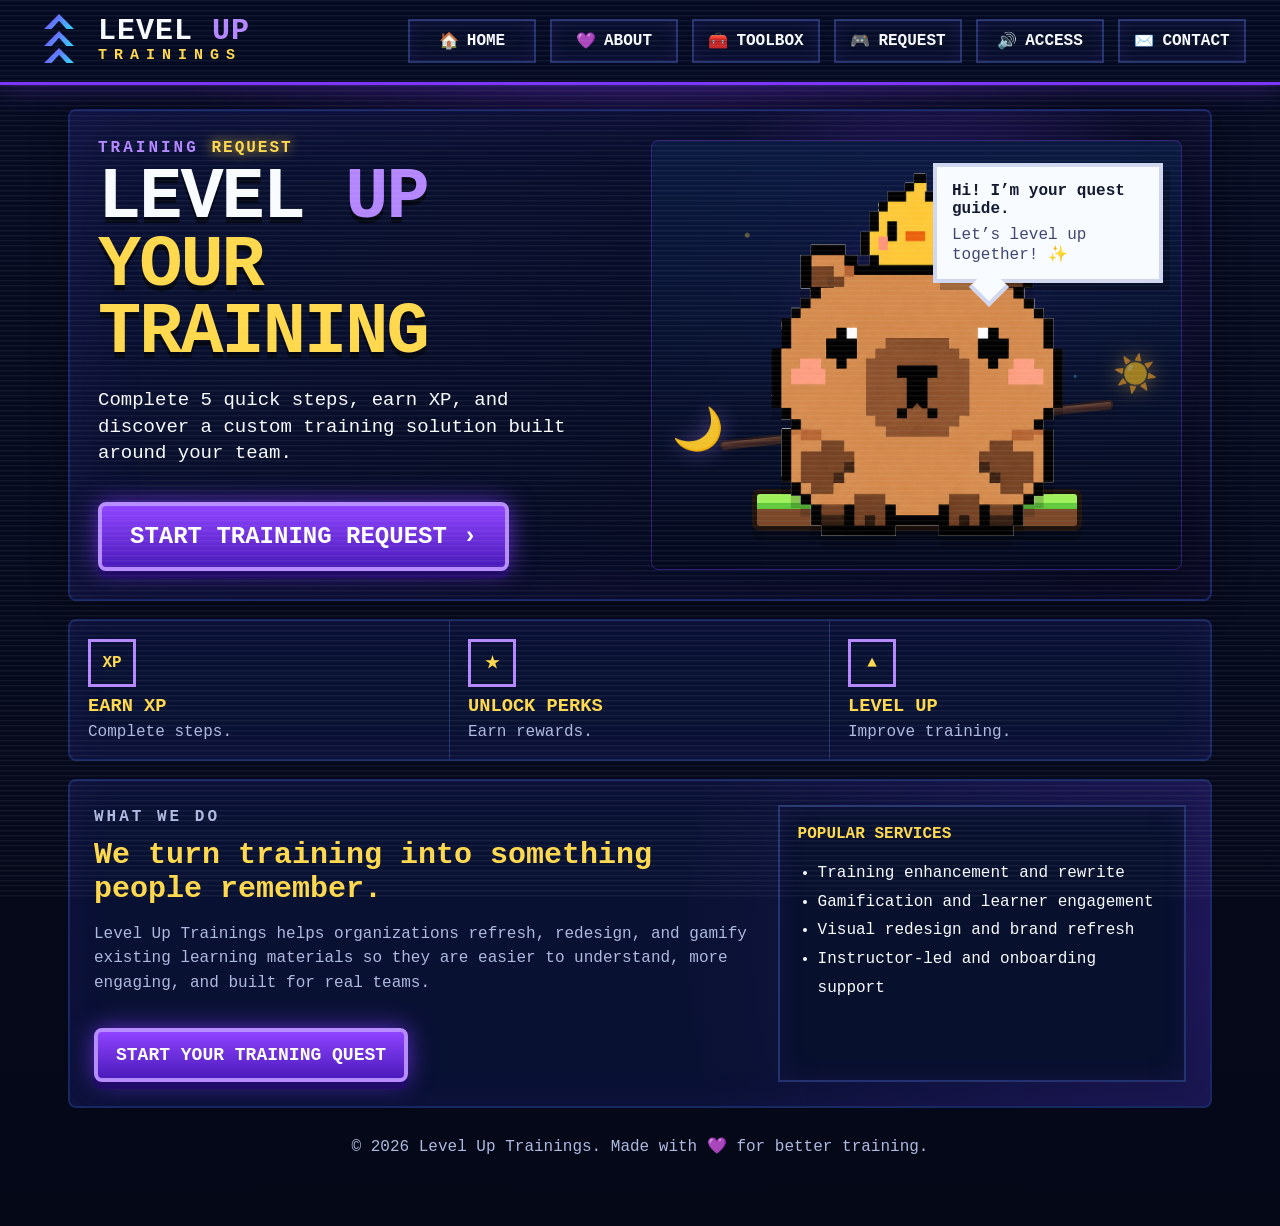
<file: index.html>
<!DOCTYPE html>
<html lang="en">
<head>
  <meta charset="UTF-8" />
  <meta name="viewport" content="width=device-width, initial-scale=1.0" />
  <title>Level Up Trainings</title>
  <link rel="manifest" href="manifest.webmanifest" />
  <meta name="theme-color" content="#7e35ff" />
  <link rel="apple-touch-icon" href="icon-192.png" />
  <link rel="stylesheet" href="styles.css" />
</head>
<body>
  <div id="confetti"></div>
  <div class="scanlines"></div>

  <header class="topbar">
    <div class="brand">
      <div class="level-mark"><span></span><span></span><span></span></div>
      <div>
        <h1>LEVEL <b>UP</b></h1>
        <p>TRAININGS</p>
      </div>
    </div>
    <nav>
      <a href="index.html">🏠 <span>Home</span></a>
      <a href="#aboutPopup" class="popup-trigger" data-popup="aboutPopup">💜 <span>About</span></a>
      <a href="#toolboxPopup" class="popup-trigger" data-popup="toolboxPopup">🧰 <span>Toolbox</span></a>
      <a href="quest.html">🎮 <span>reQUEST</span></a>
      <a href="accessibility.html">🔊 <span>Access</span></a>
      <a href="contact.html">✉️ <span>Contact</span></a>
    </nav>
  </header>

  
  <div id="aboutPopup" class="hover-popup" role="dialog" aria-label="About Level Up Trainings">
    <button class="popup-close" type="button" aria-label="Close popup">×</button>
    <p class="mini">About Level Up Trainings</p>
    <h3>Training should feel clear, useful, and human.</h3>
    <p>I help organizations redesign, modernize, and gamify existing training so learning feels more engaging, inclusive, and easier to remember.</p>
    <a href="about.html">Read more →</a>
  </div>

  <div id="toolboxPopup" class="hover-popup" role="dialog" aria-label="Gamification Toolbox">
    <button class="popup-close" type="button" aria-label="Close popup">×</button>
    <p class="mini">Gamification Toolbox</p>
    <h3>Build training that sticks.</h3>
    <ul>
      <li>XP systems and rewards</li>
      <li>Scenario-based activities</li>
      <li>PowerPoint and SOP redesign</li>
      <li>Accessible learning support</li>
    </ul>
    <a href="services.html">Explore services →</a>
  </div>


  <main>
<section class="hero">
      <div class="hero-copy">
        <p class="mini request-title">Training <span>reQUEST</span></p>
        <h2>LEVEL <span>UP</span><br><em>YOUR TRAINING</em></h2>
        <p class="intro">Complete 5 quick steps, earn XP, and discover a custom training solution built around your team.</p>
        <a class="pixel-button" href="quest.html">START TRAINING reQUEST <span>›</span></a>
        <button type="button" id="installAppBtn" class="install-app-btn">⬇ INSTALL APP</button>
      </div>

      <div class="mascot-stage clean-scene">
        <div class="sky"></div>
        <div class="mascot-glow"></div>
        <div class="scene-toggle-card" aria-label="Day and night mode toggle">
          <p class="scene-title">Choose your mode</p>
          <div class="celestial-toggle">
            <button type="button" id="moonModeBtn" class="celestial moon" aria-label="Switch to night mode">🌙</button>
            <div class="seesaw">
              <span class="seesaw-board"></span>
              <span class="seesaw-base"></span>
            </div>
            <button type="button" id="sunModeBtn" class="celestial sun" aria-label="Switch to light mode">☀️</button>
          </div>
          <p class="mode-hint">Tap the sun or moon to switch modes.</p>
        </div>
        <img id="mascot" src="mascot.png" alt="Pixel capybara quest guide with chick">
        <div class="platform"></div>
        <div class="speech">
          <strong id="coachMessage">Hi! I’m your quest guide.</strong>
          <p id="coachSubtext">Let’s level up together! ✨</p>
        </div>
      </div>
    </section>


    <section class="feature-row">
      <div><strong>XP</strong><h3>Earn XP</h3><p>Complete steps.</p></div>
      <div><strong>★</strong><h3>Unlock Perks</h3><p>Earn rewards.</p></div>
      <div><strong>▲</strong><h3>Level Up</h3><p>Improve training.</p></div>
    </section>


    
    <section class="home-preview info-section">
      <div class="section-copy">
        <p class="mini">What We Do</p>
        <h3>We turn training into something people remember.</h3>
        <p>Level Up Trainings helps organizations refresh, redesign, and gamify existing learning materials so they are easier to understand, more engaging, and built for real teams.</p>
        <a class="pixel-button small-button" href="quest.html">Start Your Training Quest</a>
      </div>
      <div class="toolbox-card">
        <h4>Popular Services</h4>
        <ul>
          <li>Training enhancement and rewrite</li>
          <li>Gamification and learner engagement</li>
          <li>Visual redesign and brand refresh</li>
          <li>Instructor-led and onboarding support</li>
        </ul>
      </div>
    </section>

    <footer>© 2026 Level Up Trainings. Made with 💜 for better training.</footer>
  </main>

  <script src="app.js"></script>
  <script>
    if ("serviceWorker" in navigator) {
      window.addEventListener("load", () => {
        navigator.serviceWorker.register("service-worker.js");
      });
    }
  </script>
</body>
</html>
</file>
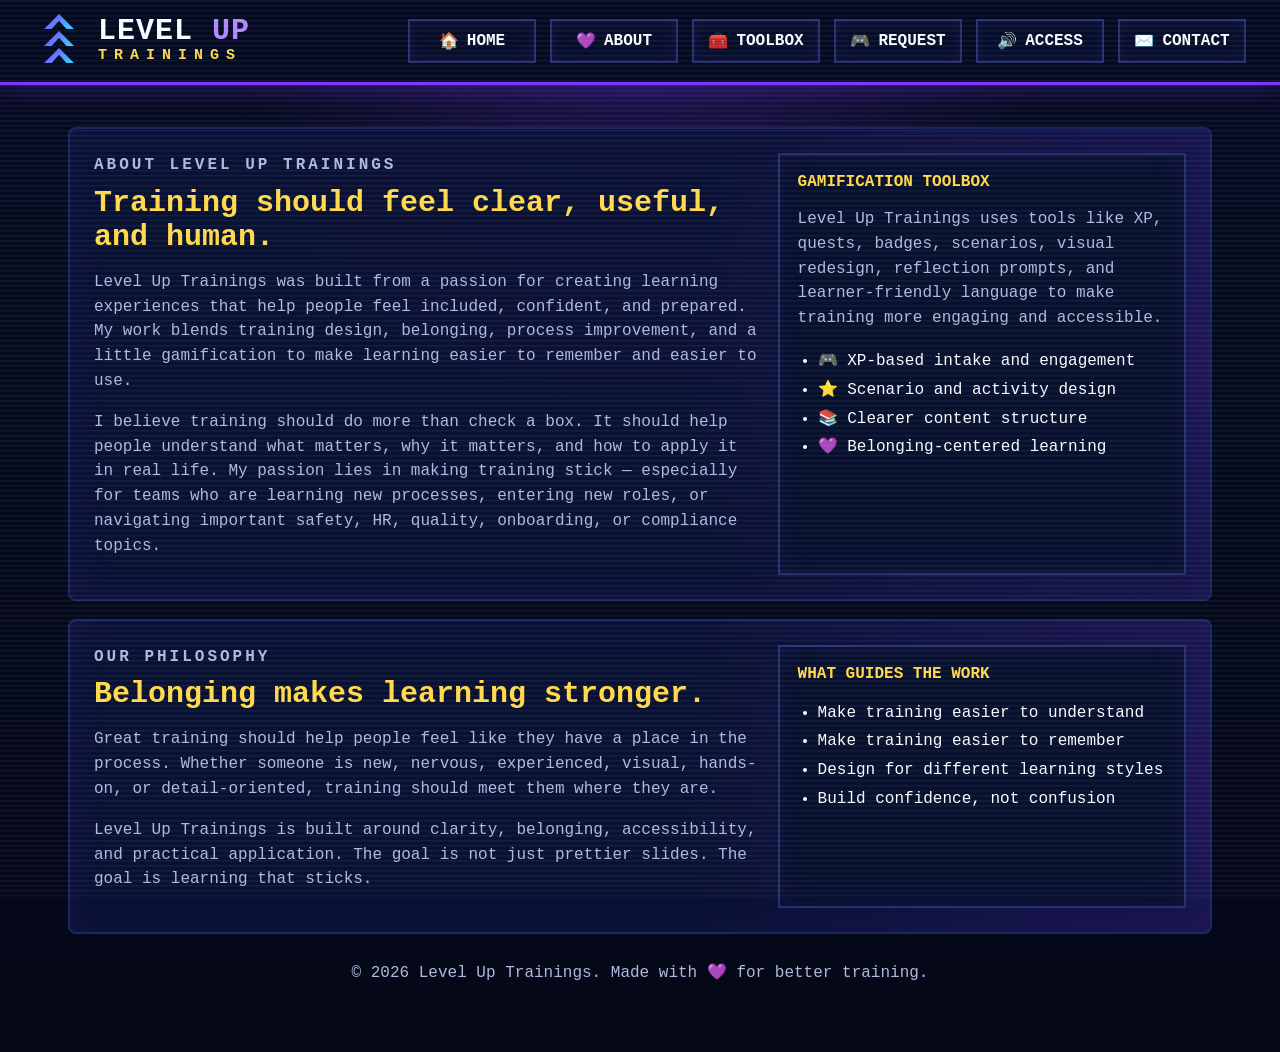
<file: about.html>
<!DOCTYPE html>
<html lang="en">
<head>
  <meta charset="UTF-8" />
  <meta name="viewport" content="width=device-width, initial-scale=1.0" />
  <title>About | Level Up Trainings</title>
  <link rel="manifest" href="manifest.webmanifest" />
  <meta name="theme-color" content="#7e35ff" />
  <link rel="apple-touch-icon" href="icon-192.png" />
  <link rel="stylesheet" href="styles.css" />
</head>
<body>
  <div id="confetti"></div>
  <div class="scanlines"></div>

  <header class="topbar">
    <div class="brand">
      <div class="level-mark"><span></span><span></span><span></span></div>
      <div>
        <h1>LEVEL <b>UP</b></h1>
        <p>TRAININGS</p>
      </div>
    </div>
    <nav>
      <a href="index.html">🏠 <span>Home</span></a>
      <a href="about.html">💜 <span>About</span></a>
      <a href="services.html">🧰 <span>Toolbox</span></a>
      <a href="quest.html">🎮 <span>reQUEST</span></a>
      <a href="accessibility.html">🔊 <span>Access</span></a>
      <a href="contact.html">✉️ <span>Contact</span></a>
    </nav>
  </header>

  <main>
<section id="about" class="info-section about-section">
      <div class="section-copy">
        <p class="mini">About Level Up Trainings</p>
        <h3>Training should feel clear, useful, and human.</h3>
        <p>
          Level Up Trainings was built from a passion for creating learning experiences that help people feel included, confident, and prepared. My work blends training design, belonging, process improvement, and a little gamification to make learning easier to remember and easier to use.
        </p>
        <p>
          I believe training should do more than check a box. It should help people understand what matters, why it matters, and how to apply it in real life. My passion lies in making training stick — especially for teams who are learning new processes, entering new roles, or navigating important safety, HR, quality, onboarding, or compliance topics.
        </p>
      </div>
      <div class="toolbox-card">
        <h4>Gamification Toolbox</h4>
        <p>Level Up Trainings uses tools like XP, quests, badges, scenarios, visual redesign, reflection prompts, and learner-friendly language to make training more engaging and accessible.</p>
        <ul>
          <li>🎮 XP-based intake and engagement</li>
          <li>⭐ Scenario and activity design</li>
          <li>📚 Clearer content structure</li>
          <li>💜 Belonging-centered learning</li>
        </ul>
      </div>
    </section>

    
    <section class="info-section">
      <div class="section-copy">
        <p class="mini">Our Philosophy</p>
        <h3>Belonging makes learning stronger.</h3>
        <p>Great training should help people feel like they have a place in the process. Whether someone is new, nervous, experienced, visual, hands-on, or detail-oriented, training should meet them where they are.</p>
        <p>Level Up Trainings is built around clarity, belonging, accessibility, and practical application. The goal is not just prettier slides. The goal is learning that sticks.</p>
      </div>
      <div class="toolbox-card">
        <h4>What guides the work</h4>
        <ul>
          <li>Make training easier to understand</li>
          <li>Make training easier to remember</li>
          <li>Design for different learning styles</li>
          <li>Build confidence, not confusion</li>
        </ul>
      </div>
    </section>

    <footer>© 2026 Level Up Trainings. Made with 💜 for better training.</footer>
  </main>

  <script src="app.js"></script>
  <script>
    if ("serviceWorker" in navigator) {
      window.addEventListener("load", () => {
        navigator.serviceWorker.register("service-worker.js");
      });
    }
  </script>
</body>
</html>
</file>
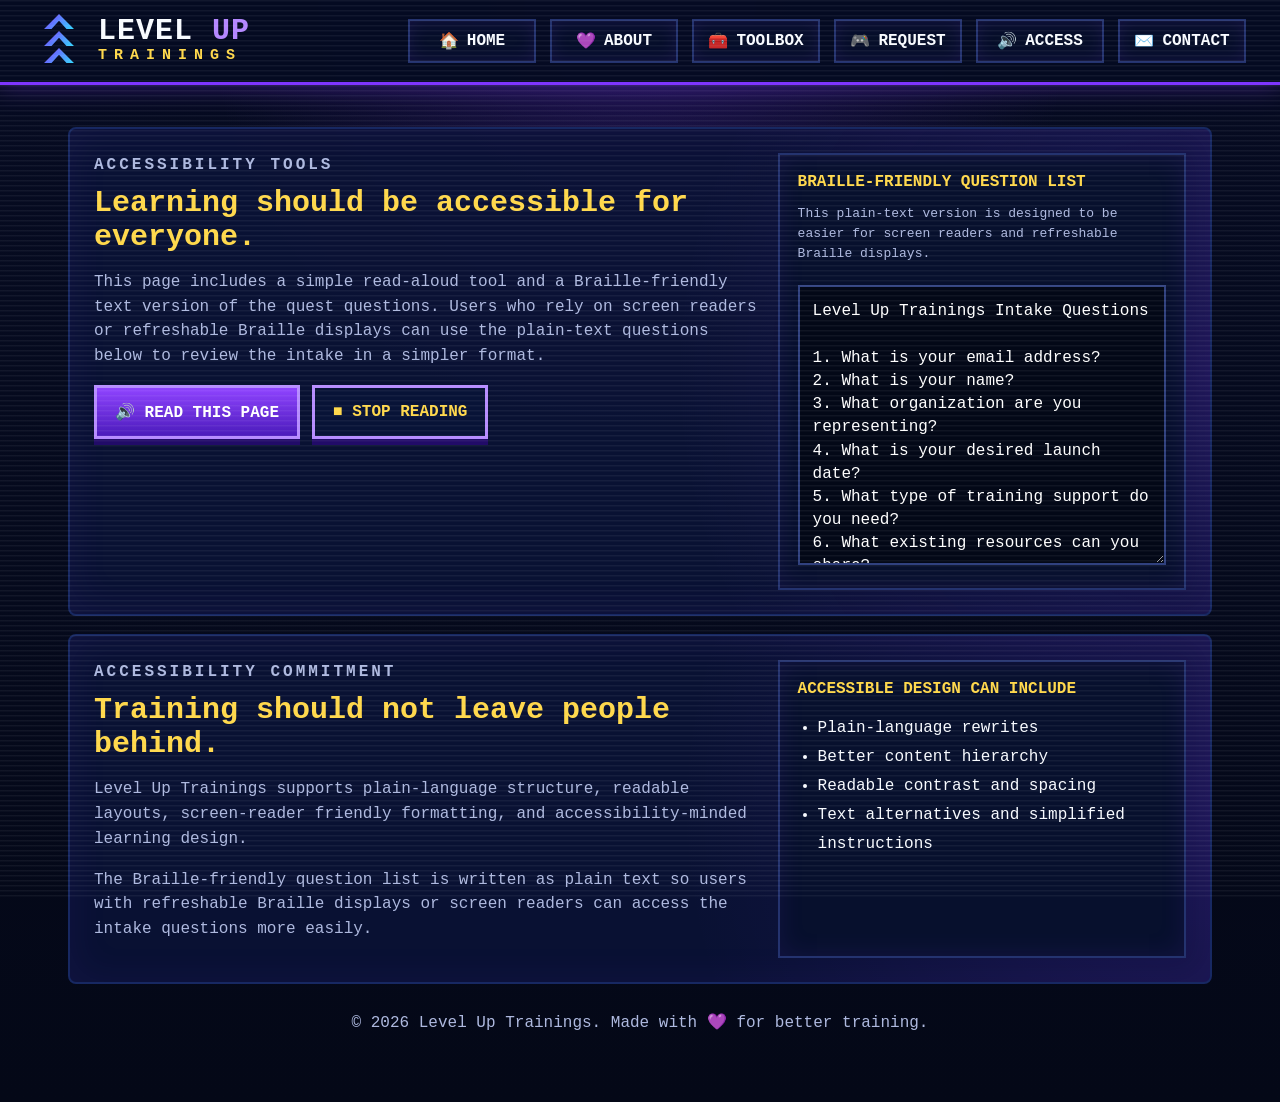
<file: accessibility.html>
<!DOCTYPE html>
<html lang="en">
<head>
  <meta charset="UTF-8" />
  <meta name="viewport" content="width=device-width, initial-scale=1.0" />
  <title>Accessibility | Level Up Trainings</title>
  <link rel="manifest" href="manifest.webmanifest" />
  <meta name="theme-color" content="#7e35ff" />
  <link rel="apple-touch-icon" href="icon-192.png" />
  <link rel="stylesheet" href="styles.css" />
</head>
<body>
  <div id="confetti"></div>
  <div class="scanlines"></div>

  <header class="topbar">
    <div class="brand">
      <div class="level-mark"><span></span><span></span><span></span></div>
      <div>
        <h1>LEVEL <b>UP</b></h1>
        <p>TRAININGS</p>
      </div>
    </div>
    <nav>
      <a href="index.html">🏠 <span>Home</span></a>
      <a href="about.html">💜 <span>About</span></a>
      <a href="services.html">🧰 <span>Toolbox</span></a>
      <a href="quest.html">🎮 <span>reQUEST</span></a>
      <a href="accessibility.html">🔊 <span>Access</span></a>
      <a href="contact.html">✉️ <span>Contact</span></a>
    </nav>
  </header>

  <main>
<section id="accessibility" class="info-section accessibility-section">
      <div class="section-copy">
        <p class="mini">Accessibility Tools</p>
        <h3>Learning should be accessible for everyone.</h3>
        <p>
          This page includes a simple read-aloud tool and a Braille-friendly text version of the quest questions. Users who rely on screen readers or refreshable Braille displays can use the plain-text questions below to review the intake in a simpler format.
        </p>
        <div class="access-actions">
          <button type="button" id="speakerBtn" class="speaker-btn">🔊 Read This Page</button>
          <button type="button" id="stopSpeakerBtn" class="speaker-btn secondary">■ Stop Reading</button>
        </div>
      </div>
      <div class="braille-card">
        <h4>Braille-Friendly Question List</h4>
        <p class="small-note">This plain-text version is designed to be easier for screen readers and refreshable Braille displays.</p>
        <textarea aria-label="Braille-friendly plain text question list" readonly>
Level Up Trainings Intake Questions

1. What is your email address?
2. What is your name?
3. What organization are you representing?
4. What is your desired launch date?
5. What type of training support do you need?
6. What existing resources can you share?
7. Who is the training for?
8. What should learners be able to do after the training?
9. What subject matter expert will review or approve the training?
10. Are there any compliance, safety, policy, or legal requirements?
        </textarea>
      </div>
    </section>

    
    <section class="info-section">
      <div class="section-copy">
        <p class="mini">Accessibility Commitment</p>
        <h3>Training should not leave people behind.</h3>
        <p>Level Up Trainings supports plain-language structure, readable layouts, screen-reader friendly formatting, and accessibility-minded learning design.</p>
        <p>The Braille-friendly question list is written as plain text so users with refreshable Braille displays or screen readers can access the intake questions more easily.</p>
      </div>
      <div class="toolbox-card">
        <h4>Accessible design can include</h4>
        <ul>
          <li>Plain-language rewrites</li>
          <li>Better content hierarchy</li>
          <li>Readable contrast and spacing</li>
          <li>Text alternatives and simplified instructions</li>
        </ul>
      </div>
    </section>

    <footer>© 2026 Level Up Trainings. Made with 💜 for better training.</footer>
  </main>

  <script src="app.js"></script>
  <script>
    if ("serviceWorker" in navigator) {
      window.addEventListener("load", () => {
        navigator.serviceWorker.register("service-worker.js");
      });
    }
  </script>
</body>
</html>
</file>
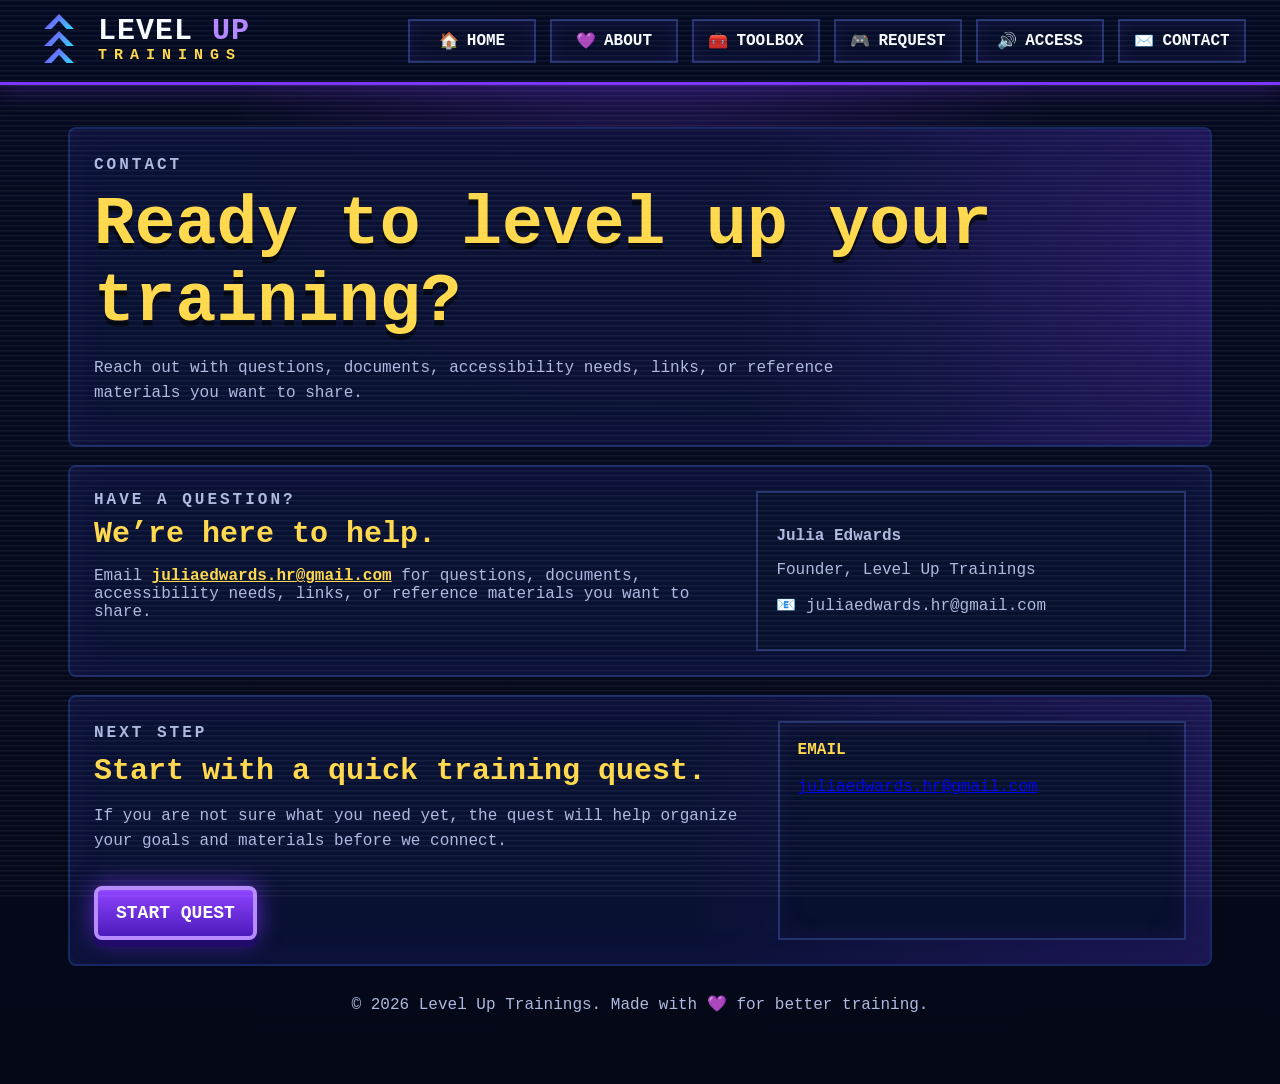
<file: contact.html>
<!DOCTYPE html>
<html lang="en">
<head>
  <meta charset="UTF-8" />
  <meta name="viewport" content="width=device-width, initial-scale=1.0" />
  <title>Contact | Level Up Trainings</title>
  <link rel="manifest" href="manifest.webmanifest" />
  <meta name="theme-color" content="#7e35ff" />
  <link rel="apple-touch-icon" href="icon-192.png" />
  <link rel="stylesheet" href="styles.css" />
</head>
<body>
  <div id="confetti"></div>
  <div class="scanlines"></div>

  <header class="topbar">
    <div class="brand">
      <div class="level-mark"><span></span><span></span><span></span></div>
      <div>
        <h1>LEVEL <b>UP</b></h1>
        <p>TRAININGS</p>
      </div>
    </div>
    <nav>
      <a href="index.html">🏠 <span>Home</span></a>
      <a href="about.html">💜 <span>About</span></a>
      <a href="services.html">🧰 <span>Toolbox</span></a>
      <a href="quest.html">🎮 <span>reQUEST</span></a>
      <a href="accessibility.html">🔊 <span>Access</span></a>
      <a href="contact.html">✉️ <span>Contact</span></a>
    </nav>
  </header>

  <main>

    <section class="page-hero compact-page-hero">
      <p class="mini">Contact</p>
      <h2>Ready to level up your training?</h2>
      <p>Reach out with questions, documents, accessibility needs, links, or reference materials you want to share.</p>
    </section>
<section id="contact" class="contact">
      <div>
        <p class="mini">Have a Question?</p>
        <h3>We’re here to help.</h3>
        <p>Email <a href="mailto:juliaedwards.hr@gmail.com">juliaedwards.hr@gmail.com</a> for questions, documents, accessibility needs, links, or reference materials you want to share.</p>
      </div>
      <div class="contact-card">
        <p><strong>Julia Edwards</strong></p>
        <p>Founder, Level Up Trainings</p>
        <p>📧 juliaedwards.hr@gmail.com</p>
      </div>
    </section>

    
    <section class="info-section">
      <div class="section-copy">
        <p class="mini">Next Step</p>
        <h3>Start with a quick training quest.</h3>
        <p>If you are not sure what you need yet, the quest will help organize your goals and materials before we connect.</p>
        <a class="pixel-button small-button" href="quest.html">Start Quest</a>
      </div>
      <div class="toolbox-card">
        <h4>Email</h4>
        <p><a href="mailto:juliaedwards.hr@gmail.com">juliaedwards.hr@gmail.com</a></p>
      </div>
    </section>

    <footer>© 2026 Level Up Trainings. Made with 💜 for better training.</footer>
  </main>

  <script src="app.js"></script>
  <script>
    if ("serviceWorker" in navigator) {
      window.addEventListener("load", () => {
        navigator.serviceWorker.register("service-worker.js");
      });
    }
  </script>
</body>
</html>
</file>
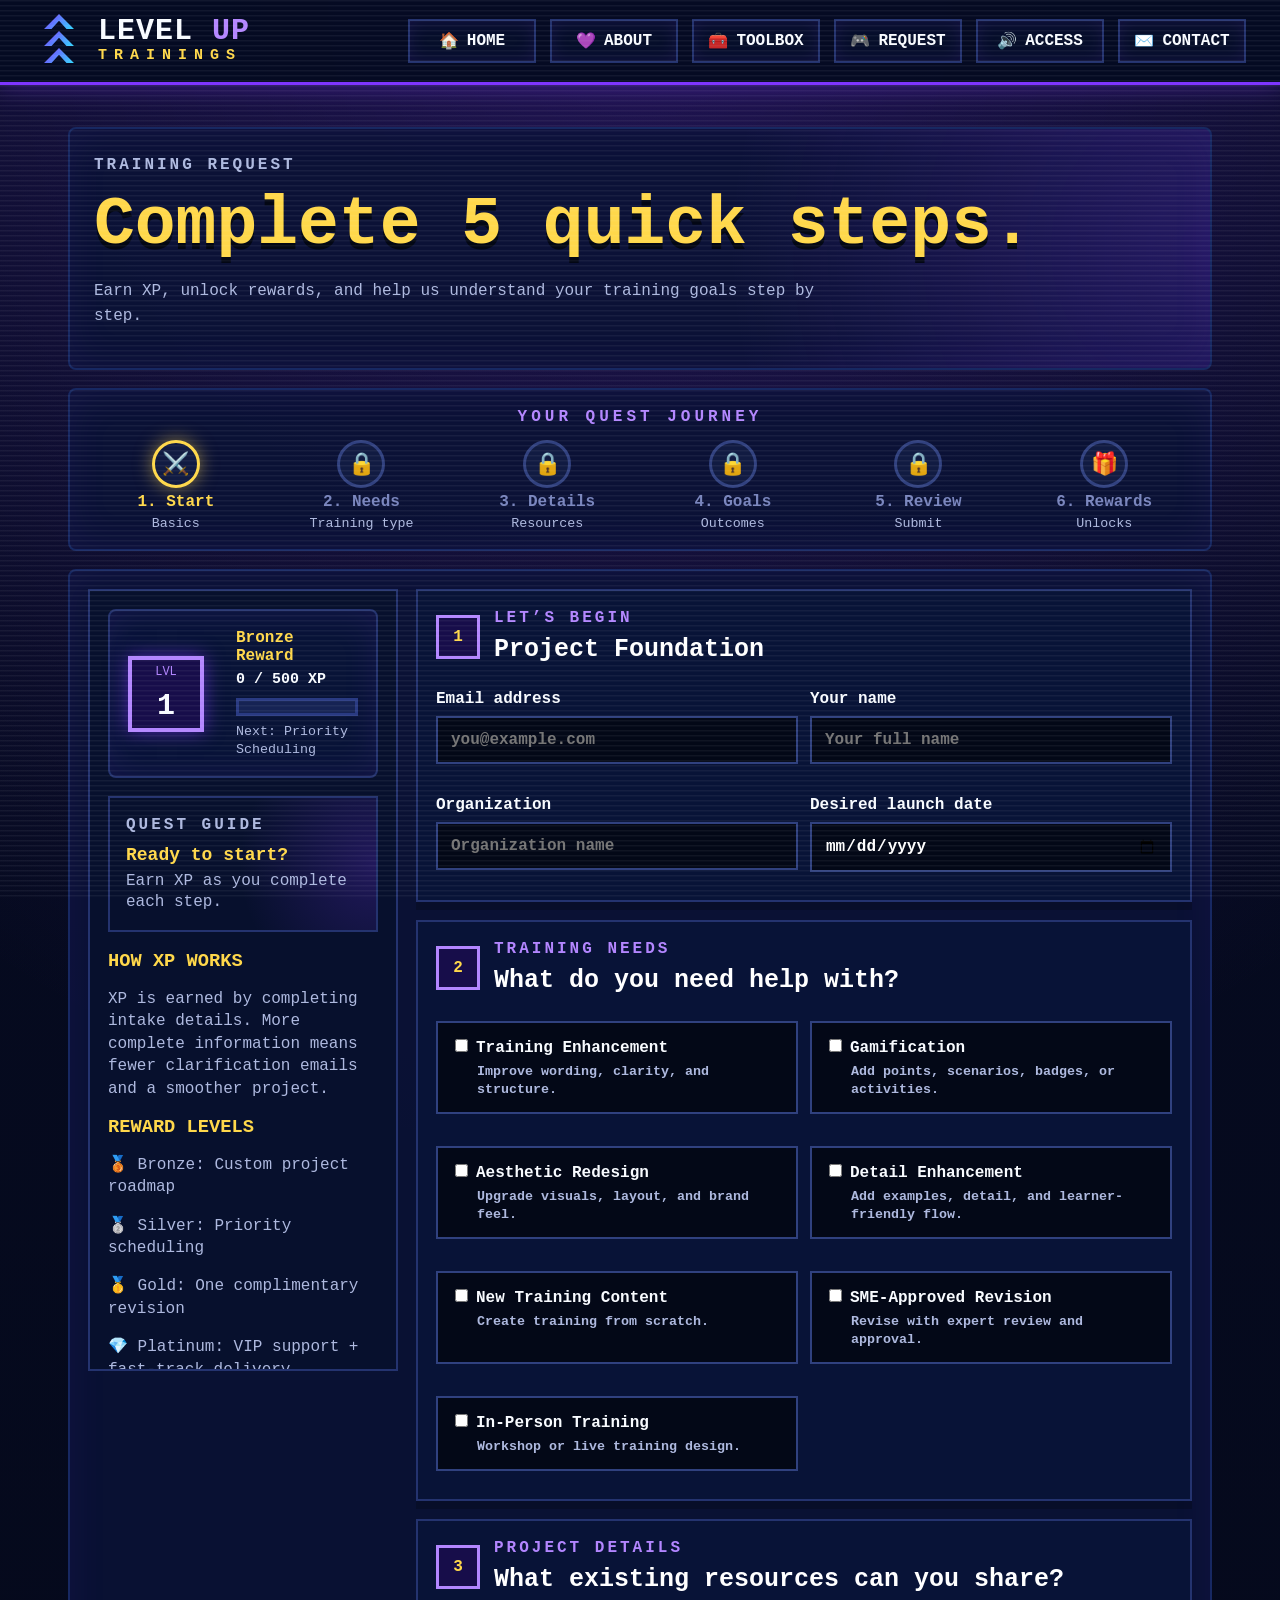
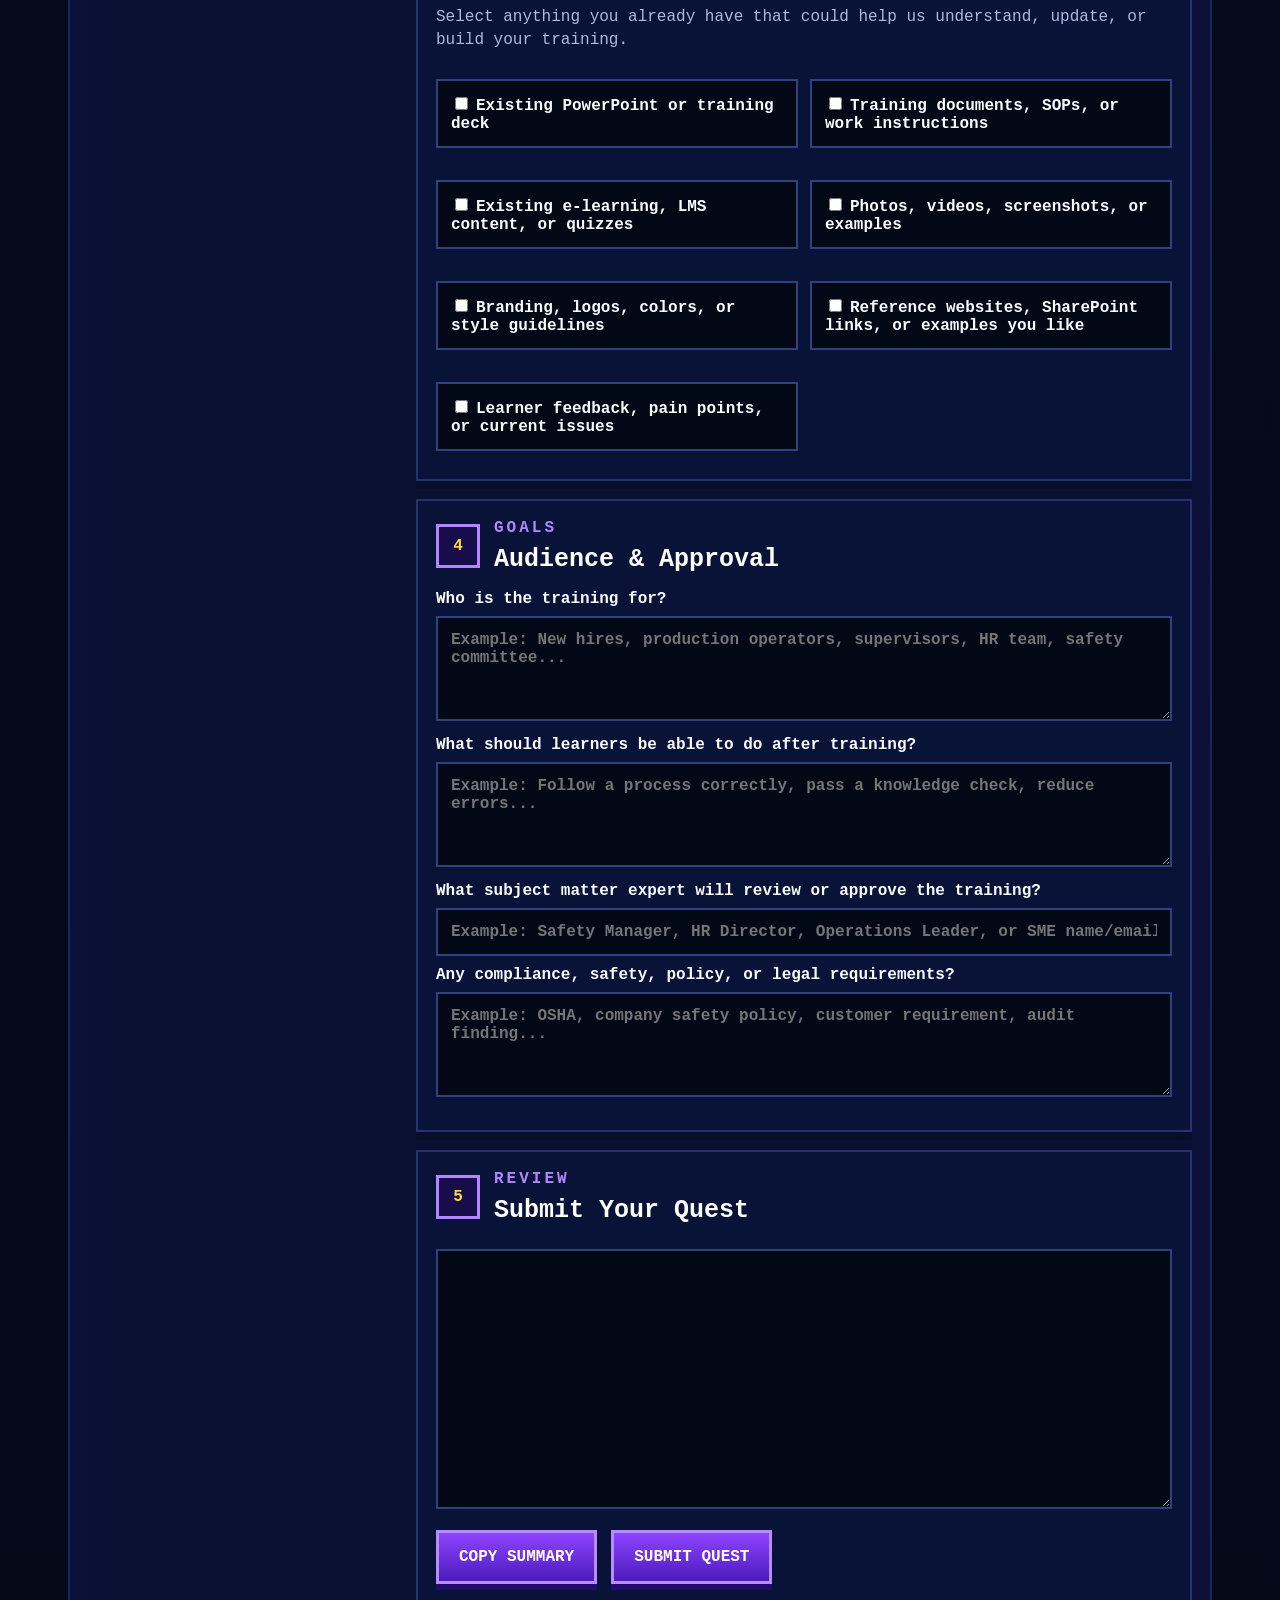
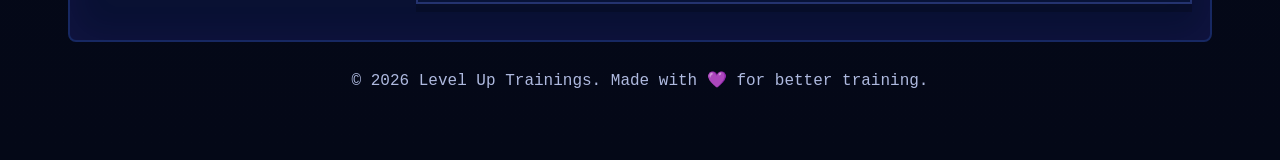
<file: quest.html>
<!DOCTYPE html>
<html lang="en">
<head>
  <meta charset="UTF-8" />
  <meta name="viewport" content="width=device-width, initial-scale=1.0" />
  <title>Quest | Level Up Trainings</title>
  <link rel="manifest" href="manifest.webmanifest" />
  <meta name="theme-color" content="#7e35ff" />
  <link rel="apple-touch-icon" href="icon-192.png" />
  <link rel="stylesheet" href="styles.css" />
</head>
<body>
  <div id="confetti"></div>
  <div class="scanlines"></div>

  <header class="topbar">
    <div class="brand">
      <div class="level-mark"><span></span><span></span><span></span></div>
      <div>
        <h1>LEVEL <b>UP</b></h1>
        <p>TRAININGS</p>
      </div>
    </div>
    <nav>
      <a href="index.html">🏠 <span>Home</span></a>
      <a href="about.html">💜 <span>About</span></a>
      <a href="services.html">🧰 <span>Toolbox</span></a>
      <a href="quest.html">🎮 <span>reQUEST</span></a>
      <a href="accessibility.html">🔊 <span>Access</span></a>
      <a href="contact.html">✉️ <span>Contact</span></a>
    </nav>
  </header>

  <main>

    <section class="page-hero compact-page-hero">
      <p class="mini">Training reQUEST</p>
      <h2>Complete 5 quick steps.</h2>
      <p>Earn XP, unlock rewards, and help us understand your training goals step by step.</p>
    </section>
<section class="journey">
      <p>Your Quest Journey</p>
      <div class="journey-grid">
        <div class="step active"><span>⚔️</span><b>1. Start</b><small>Basics</small></div>
        <div class="step"><span>🔒</span><b>2. Needs</b><small>Training type</small></div>
        <div class="step"><span>🔒</span><b>3. Details</b><small>Resources</small></div>
        <div class="step"><span>🔒</span><b>4. Goals</b><small>Outcomes</small></div>
        <div class="step"><span>🔒</span><b>5. Review</b><small>Submit</small></div>
        <div class="step"><span>🎁</span><b>6. Rewards</b><small>Unlocks</small></div>
      </div>
    </section>

    <section id="quest" class="quest">
      <aside id="rewards" class="side-panel">
        <section class="status-row side-status">
          <div class="level-badge">
            <span>LVL</span>
            <strong id="levelNumber">1</strong>
          </div>
          <div class="xp-summary">
            <div class="xp-top">
              <strong id="discountLine">Bronze Reward</strong>
              <span><b id="xpNumber">0</b> / 500 XP</span>
            </div>
            <div class="xp-meter"><div id="meterFill"></div></div>
            <small id="nextReward">Next: Priority Scheduling</small>
          </div>
          <div id="xpBurst" class="xp-burst">+25 XP</div>
        </section>

        <div class="reaction-card">
          <p class="mini">Quest Guide</p>
          <strong id="sideReaction">Ready to start?</strong>
          <span id="sideReactionSub">Earn XP as you complete each step.</span>
        </div>

        <h3>How XP Works</h3>
        <p>XP is earned by completing intake details. More complete information means fewer clarification emails and a smoother project.</p>

        <h3>Reward Levels</h3>
        <p>🥉 Bronze: Custom project roadmap</p>
        <p>🥈 Silver: Priority scheduling</p>
        <p>🥇 Gold: One complimentary revision</p>
        <p>💎 Platinum: VIP support + fast-track delivery</p>
      </aside>

      <form id="questForm" action="https://formspree.io/f/xlgywrpr" method="POST">
        <input type="hidden" id="xpHidden" name="training_readiness_xp" value="0 / 500">
        <input type="hidden" id="discountHidden" name="discount_unlocked" value="Bronze Reward">
        <input type="hidden" id="summaryHidden" name="full_summary" value="">

        <section class="quest-card">
          <div class="quest-title"><span>1</span><div><p class="mini">Let’s Begin</p><h3>Project Foundation</h3></div></div>
          <div class="grid">
            <label>Email address<input data-xp="25" name="email" type="email" placeholder="you@example.com"></label>
            <label>Your name<input data-xp="25" name="contact_name" type="text" placeholder="Your full name"></label>
            <label>Organization<input data-xp="25" name="company_name" type="text" placeholder="Organization name"></label>
            <label>Desired launch date<input data-xp="25" name="launch_date" type="date"></label>
          </div>
        </section>

        <section class="quest-card">
          <div class="quest-title"><span>2</span><div><p class="mini">Training Needs</p><h3>What do you need help with?</h3></div></div>
          <div class="choices">
            <label><input data-xp="40" type="checkbox" name="services" value="Training Enhancement"><b>Training Enhancement</b><small>Improve wording, clarity, and structure.</small></label>
            <label><input data-xp="40" type="checkbox" name="services" value="Gamification"><b>Gamification</b><small>Add points, scenarios, badges, or activities.</small></label>
            <label><input data-xp="40" type="checkbox" name="services" value="Aesthetic Redesign"><b>Aesthetic Redesign</b><small>Upgrade visuals, layout, and brand feel.</small></label>
            <label><input data-xp="40" type="checkbox" name="services" value="Detail Enhancement / Content Rewrite"><b>Detail Enhancement</b><small>Add examples, detail, and learner-friendly flow.</small></label>
            <label><input data-xp="60" type="checkbox" name="services" value="New Training Content"><b>New Training Content</b><small>Create training from scratch.</small></label>
            <label><input data-xp="40" type="checkbox" name="services" value="SME Approved Revision"><b>SME-Approved Revision</b><small>Revise with expert review and approval.</small></label>
            <label><input data-xp="50" type="checkbox" name="services" value="In-Person / Instructor-Led Training"><b>In-Person Training</b><small>Workshop or live training design.</small></label>
          </div>
        </section>

        <section class="quest-card">
          <div class="quest-title"><span>3</span><div><p class="mini">Project Details</p><h3>What existing resources can you share?</h3></div></div>
          <p class="quest-helper">Select anything you already have that could help us understand, update, or build your training.</p>
          <div class="choices compact">
            <label><input data-xp="40" type="checkbox" name="materials" value="Existing PowerPoint or training deck">Existing PowerPoint or training deck</label>
            <label><input data-xp="40" type="checkbox" name="materials" value="Training documents, SOPs, or work instructions">Training documents, SOPs, or work instructions</label>
            <label><input data-xp="30" type="checkbox" name="materials" value="Existing e-learning, LMS content, or quizzes">Existing e-learning, LMS content, or quizzes</label>
            <label><input data-xp="30" type="checkbox" name="materials" value="Photos, videos, screenshots, or examples">Photos, videos, screenshots, or examples</label>
            <label><input data-xp="30" type="checkbox" name="materials" value="Branding, logos, colors, or style guidelines">Branding, logos, colors, or style guidelines</label>
            <label><input data-xp="30" type="checkbox" name="materials" value="Reference websites, SharePoint links, or examples you like">Reference websites, SharePoint links, or examples you like</label>
            <label><input data-xp="30" type="checkbox" name="materials" value="Learner feedback, pain points, or current issues">Learner feedback, pain points, or current issues</label>
          </div>
        </section>

        <section class="quest-card">
          <div class="quest-title"><span>4</span><div><p class="mini">Goals</p><h3>Audience & Approval</h3></div></div>
          <label>Who is the training for?<textarea data-xp="40" name="audience" placeholder="Example: New hires, production operators, supervisors, HR team, safety committee..."></textarea></label>
          <label>What should learners be able to do after training?<textarea data-xp="50" name="learning_goals" placeholder="Example: Follow a process correctly, pass a knowledge check, reduce errors..."></textarea></label>
          <label>What subject matter expert will review or approve the training?<input data-xp="30" name="sme_contact" type="text" placeholder="Example: Safety Manager, HR Director, Operations Leader, or SME name/email"></label>
          <label>Any compliance, safety, policy, or legal requirements?<textarea data-xp="40" name="requirements" placeholder="Example: OSHA, company safety policy, customer requirement, audit finding..."></textarea></label>
        </section>

        <section class="quest-card summary">
          <div class="quest-title"><span>5</span><div><p class="mini">Review</p><h3>Submit Your Quest</h3></div></div>
          <textarea id="summaryBox" readonly></textarea>
          <div class="actions">
            <button type="button" id="copyBtn">Copy Summary</button>
            <button type="submit">Submit Quest</button>
          </div>
        </section>
      </form>
    </section>

    
    <footer>© 2026 Level Up Trainings. Made with 💜 for better training.</footer>
  </main>

  <script src="app.js"></script>
  <script>
    if ("serviceWorker" in navigator) {
      window.addEventListener("load", () => {
        navigator.serviceWorker.register("service-worker.js");
      });
    }
  </script>
</body>
</html>
</file>
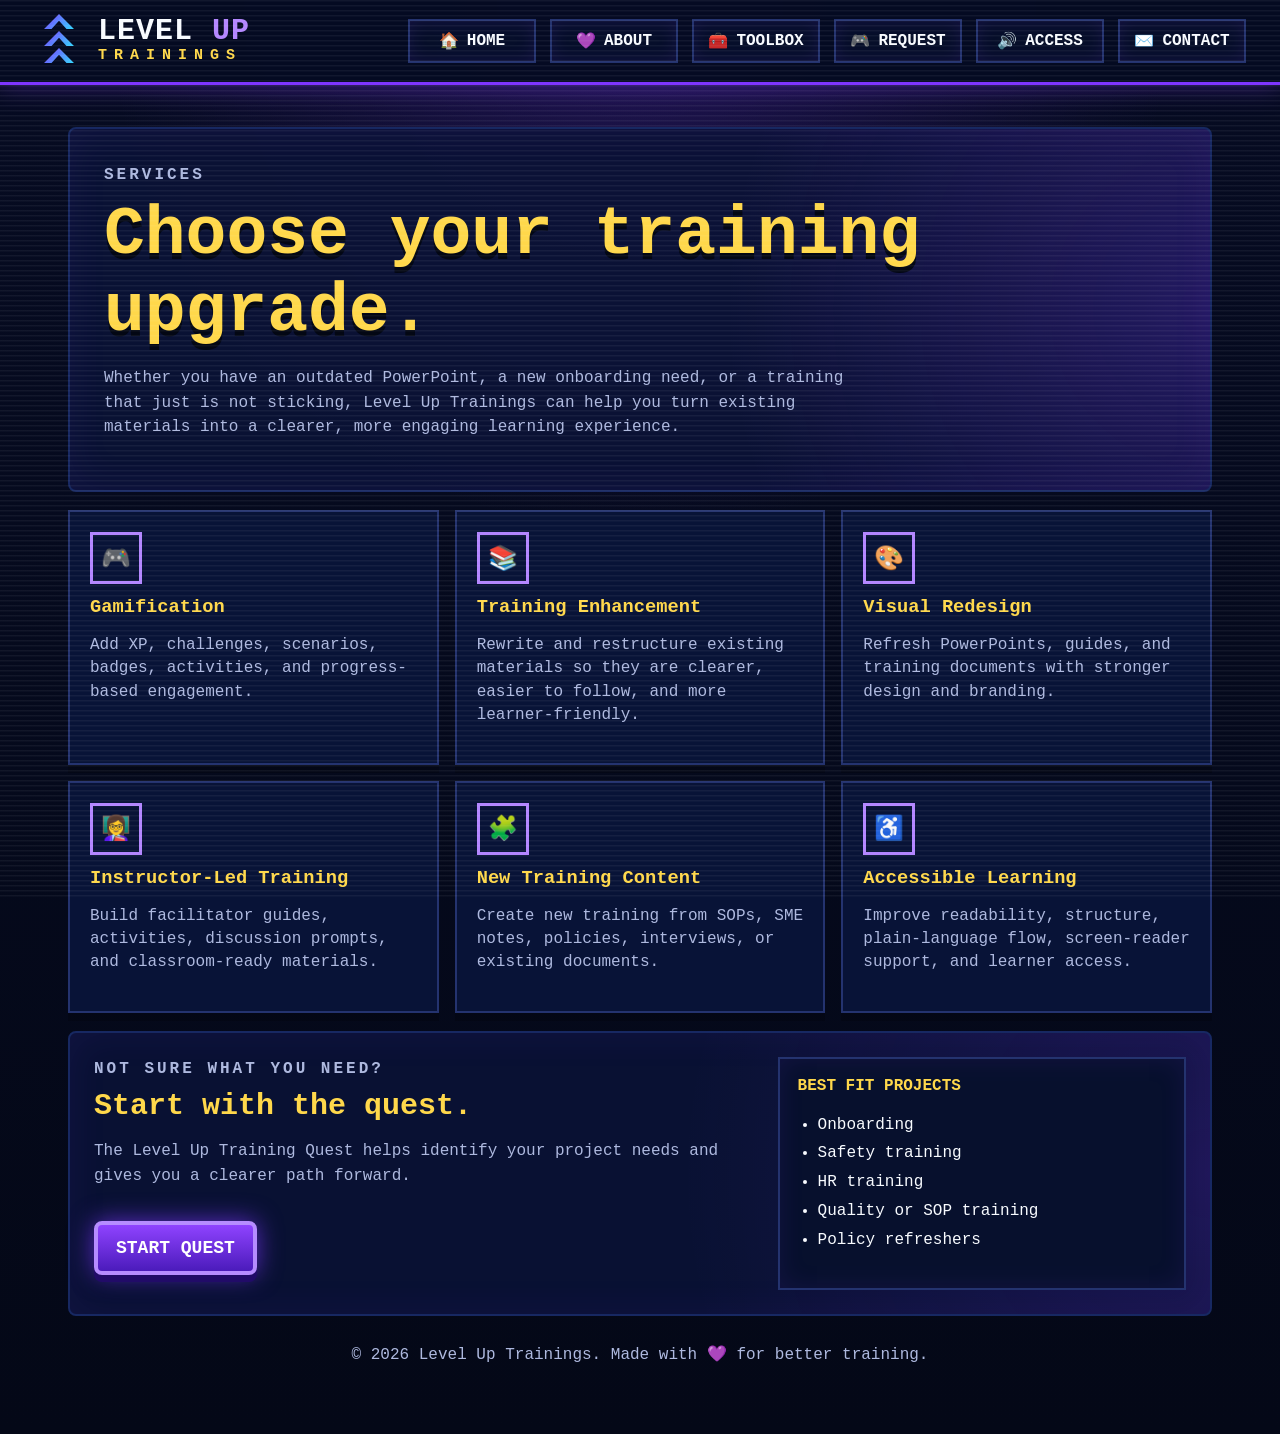
<file: services.html>
<!DOCTYPE html>
<html lang="en">
<head>
  <meta charset="UTF-8" />
  <meta name="viewport" content="width=device-width, initial-scale=1.0" />
  <title>Services | Level Up Trainings</title>
  <link rel="manifest" href="manifest.webmanifest" />
  <meta name="theme-color" content="#7e35ff" />
  <link rel="apple-touch-icon" href="icon-192.png" />
  <link rel="stylesheet" href="styles.css" />
</head>
<body>
  <div id="confetti"></div>
  <div class="scanlines"></div>

  <header class="topbar">
    <div class="brand">
      <div class="level-mark"><span></span><span></span><span></span></div>
      <div>
        <h1>LEVEL <b>UP</b></h1>
        <p>TRAININGS</p>
      </div>
    </div>
    <nav>
      <a href="index.html">🏠 <span>Home</span></a>
      <a href="about.html">💜 <span>About</span></a>
      <a href="services.html">🧰 <span>Toolbox</span></a>
      <a href="quest.html">🎮 <span>reQUEST</span></a>
      <a href="accessibility.html">🔊 <span>Access</span></a>
      <a href="contact.html">✉️ <span>Contact</span></a>
    </nav>
  </header>

  <main>

    <section class="page-hero">
      <p class="mini">Services</p>
      <h2>Choose your training upgrade.</h2>
      <p>Whether you have an outdated PowerPoint, a new onboarding need, or a training that just is not sticking, Level Up Trainings can help you turn existing materials into a clearer, more engaging learning experience.</p>
    </section>

    <section class="service-grid">
      <div class="service-card"><strong>🎮</strong><h3>Gamification</h3><p>Add XP, challenges, scenarios, badges, activities, and progress-based engagement.</p></div>
      <div class="service-card"><strong>📚</strong><h3>Training Enhancement</h3><p>Rewrite and restructure existing materials so they are clearer, easier to follow, and more learner-friendly.</p></div>
      <div class="service-card"><strong>🎨</strong><h3>Visual Redesign</h3><p>Refresh PowerPoints, guides, and training documents with stronger design and branding.</p></div>
      <div class="service-card"><strong>👩‍🏫</strong><h3>Instructor-Led Training</h3><p>Build facilitator guides, activities, discussion prompts, and classroom-ready materials.</p></div>
      <div class="service-card"><strong>🧩</strong><h3>New Training Content</h3><p>Create new training from SOPs, SME notes, policies, interviews, or existing documents.</p></div>
      <div class="service-card"><strong>♿</strong><h3>Accessible Learning</h3><p>Improve readability, structure, plain-language flow, screen-reader support, and learner access.</p></div>
    </section>

    <section class="info-section">
      <div class="section-copy">
        <p class="mini">Not sure what you need?</p>
        <h3>Start with the quest.</h3>
        <p>The Level Up Training Quest helps identify your project needs and gives you a clearer path forward.</p>
        <a class="pixel-button small-button" href="quest.html">Start Quest</a>
      </div>
      <div class="toolbox-card">
        <h4>Best fit projects</h4>
        <ul>
          <li>Onboarding</li>
          <li>Safety training</li>
          <li>HR training</li>
          <li>Quality or SOP training</li>
          <li>Policy refreshers</li>
        </ul>
      </div>
    </section>

    <footer>© 2026 Level Up Trainings. Made with 💜 for better training.</footer>
  </main>

  <script src="app.js"></script>
  <script>
    if ("serviceWorker" in navigator) {
      window.addEventListener("load", () => {
        navigator.serviceWorker.register("service-worker.js");
      });
    }
  </script>
</body>
</html>
</file>
<file: styles.css>
:root {
  --bg: #050b22;
  --panel: #0b1435;
  --panel2: #101c46;
  --line: #2c3c83;
  --purple: #7e35ff;
  --purple2: #b386ff;
  --gold: #ffd84b;
  --cyan: #34d8ff;
  --white: #f8fbff;
  --muted: #aeb9df;
  --green: #79ff6b;
}

* { box-sizing: border-box; }

html { scroll-behavior: smooth; }

body {
  margin: 0;
  background:
    radial-gradient(circle at top, rgba(126,53,255,.22), transparent 34%),
    linear-gradient(180deg, #060b22 0%, #040817 100%);
  color: var(--white);
  font-family: "Courier New", monospace;
}

.scanlines {
  pointer-events: none;
  position: fixed;
  inset: 0;
  z-index: 999;
  opacity: .055;
  background: repeating-linear-gradient(0deg, transparent 0 3px, white 4px 5px);
}

.topbar {
  position: sticky;
  top: 0;
  z-index: 50;
  display: flex;
  justify-content: space-between;
  align-items: center;
  padding: 14px 34px;
  background: rgba(5, 11, 34, .96);
  border-bottom: 3px solid var(--purple);
  box-shadow: 0 0 28px rgba(126,53,255,.35);
}

.brand {
  display: flex;
  align-items: center;
  gap: 14px;
}

.level-mark {
  width: 50px;
  height: 54px;
  position: relative;
}

.level-mark span {
  position: absolute;
  left: 10px;
  width: 30px;
  height: 15px;
  background: linear-gradient(135deg, var(--purple), var(--cyan));
  clip-path: polygon(50% 0, 100% 100%, 75% 100%, 50% 45%, 25% 100%, 0 100%);
  filter: drop-shadow(0 0 10px rgba(126,53,255,.8));
  animation: logoPulse 1.4s infinite alternate;
}

.level-mark span:nth-child(1) { top: 0; }
.level-mark span:nth-child(2) { top: 17px; animation-delay: .15s; }
.level-mark span:nth-child(3) { top: 34px; animation-delay: .3s; }

@keyframes logoPulse {
  from { transform: translateY(0); filter: drop-shadow(0 0 8px rgba(126,53,255,.6)); }
  to { transform: translateY(-4px); filter: drop-shadow(0 0 16px rgba(52,216,255,.9)); }
}

.brand h1 {
  margin: 0;
  font-size: 30px;
  line-height: .9;
  letter-spacing: 1px;
}

.brand h1 b { color: var(--purple2); }

.brand p {
  margin: 2px 0 0;
  color: var(--gold);
  letter-spacing: 7px;
  font-weight: 900;
  font-size: 15px;
}

nav {
  display: flex;
  align-items: center;
  gap: 14px;
  text-transform: uppercase;
  font-weight: 900;
}

nav a {
  height: 44px;
  min-width: 128px;
  display: inline-flex;
  align-items: center;
  justify-content: center;
  gap: 8px;
  color: var(--white);
  text-decoration: none;
  border: 2px solid #24336f;
  background: rgba(7, 16, 45, .72);
  box-shadow: inset 0 0 18px rgba(126,53,255,.12);
}

nav a:hover { color: var(--gold); }

main {
  max-width: 1180px;
  margin: 0 auto;
  padding: 24px 18px 70px;
}

.hero {
  display: grid;
  grid-template-columns: 1fr 1fr;
  gap: 22px;
  align-items: center;
  padding: 28px;
  border: 2px solid #152565;
  border-radius: 8px;
  background:
    radial-gradient(circle at 76% 42%, rgba(126,53,255,.38), transparent 30%),
    linear-gradient(135deg, rgba(10,18,54,.96), rgba(3,7,22,.96));
  box-shadow: inset 0 0 80px rgba(126,53,255,.10), 0 0 34px rgba(0,0,0,.45);
  position: relative;
  overflow: hidden;
}

.hero:before {
  content: "";
  position: absolute;
  inset: 0;
  opacity: .12;
  background-image:
    linear-gradient(rgba(255,255,255,.03) 1px, transparent 1px),
    linear-gradient(90deg, rgba(255,255,255,.03) 1px, transparent 1px);
  background-size: 20px 20px;
}

.hero > * { position: relative; }

.mini {
  text-transform: uppercase;
  color: var(--purple2);
  letter-spacing: 3px;
  font-weight: 900;
  margin: 0 0 8px;
}

.hero h2 {
  margin: 0 0 16px;
  font-size: clamp(42px, 6vw, 72px);
  line-height: .94;
  letter-spacing: -2px;
  text-shadow: 0 6px #030714;
}

.hero h2 span { color: var(--purple2); }
.hero h2 em {
  color: var(--gold);
  font-style: normal;
}

.intro {
  max-width: 500px;
  font-size: 19px;
  line-height: 1.4;
}

.pixel-button {
  display: inline-flex;
  align-items: center;
  gap: 16px;
  margin-top: 16px;
  padding: 17px 28px;
  color: white;
  text-decoration: none;
  font-size: 24px;
  font-weight: 900;
  background: linear-gradient(180deg, #8f43ff, #4b1bbb);
  border: 4px solid #b68cff;
  border-radius: 8px;
  box-shadow: 0 7px 0 #210b68, 0 0 24px rgba(126,53,255,.7);
  text-transform: uppercase;
}

.mascot-stage {
  min-height: 390px;
  display: grid;
  place-items: center;
  position: relative;
  overflow: hidden;
  border-radius: 8px;
  border: 1px solid rgba(126,53,255,.35);
  background:
    radial-gradient(circle at center, rgba(126,53,255,.25), transparent 45%),
    linear-gradient(180deg, rgba(9, 20, 62, .9), rgba(6, 11, 34, .95));
}

.sky {
  position: absolute;
  inset: 0;
  opacity: .22;
  background:
    radial-gradient(circle at 18% 22%, var(--gold) 0 2px, transparent 3px),
    radial-gradient(circle at 70% 18%, var(--purple2) 0 2px, transparent 3px),
    radial-gradient(circle at 80% 55%, var(--cyan) 0 1px, transparent 2px),
    linear-gradient(180deg, rgba(22, 62, 92, .45), rgba(2,8,24,.7));
}

.platform {
  position: absolute;
  bottom: 52px;
  width: 320px;
  height: 38px;
  background:
    linear-gradient(180deg, #7be34a 0 35%, #3f8e28 35% 55%, #5d331e 55% 100%);
  border: 5px solid #1e120c;
  box-shadow: 0 12px 0 rgba(0,0,0,.35);
}

#mascot {
  position: relative;
  z-index: 2;
  width: min(320px, 88%);
  image-rendering: auto;
  filter: drop-shadow(0 16px 0 rgba(0,0,0,.3));
  animation: idle 1.8s ease-in-out infinite;
}

#mascot.jump { animation: hop .55s ease; }

@keyframes idle {
  0%,100% { transform: translateY(0); }
  50% { transform: translateY(-7px); }
}

@keyframes hop {
  0% { transform: translateY(0) scale(1); }
  35% { transform: translateY(-36px) scale(1.06); }
  70% { transform: translateY(7px) scale(.98); }
  100% { transform: translateY(0) scale(1); }
}

.speech {
  position: absolute;
  right: 18px;
  top: 22px;
  z-index: 4;
  width: 230px;
  padding: 15px;
  color: #15122f;
  background: var(--white);
  border: 4px solid #cfd6ef;
  box-shadow: 7px 7px 0 rgba(0,0,0,.25);
}

.speech:after {
  content: "";
  position: absolute;
  bottom: -22px;
  left: 38px;
  width: 24px;
  height: 24px;
  background: var(--white);
  border-right: 4px solid #cfd6ef;
  border-bottom: 4px solid #cfd6ef;
  transform: rotate(45deg);
}

.speech strong { color: #11172f; }
.speech p { margin: 8px 0 0; color: #3e4371; }

.status-row, .feature-row, .journey, .quest, .contact {
  margin-top: 18px;
  border: 2px solid #172862;
  border-radius: 8px;
  background: rgba(10, 18, 54, .92);
  box-shadow: inset 0 0 40px rgba(126,53,255,.08);
}

.status-row {
  position: relative;
  display: grid;
  grid-template-columns: 90px 1fr;
  gap: 18px;
  align-items: center;
  padding: 18px;
}

.level-badge {
  width: 76px;
  height: 76px;
  display: grid;
  place-items: center;
  border: 4px solid var(--purple2);
  background: #170d4a;
  box-shadow: 0 0 18px rgba(126,53,255,.55);
}

.level-badge span { font-size: 12px; color: var(--purple2); }
.level-badge strong { font-size: 30px; color: var(--white); }

.xp-top {
  display: flex;
  justify-content: space-between;
  gap: 12px;
  font-weight: 900;
  color: var(--gold);
}

.xp-top span { color: var(--white); }

.xp-meter {
  height: 18px;
  margin: 10px 0 6px;
  background: #162354;
  border: 3px solid #293a82;
  overflow: hidden;
}

#meterFill {
  height: 100%;
  width: 0%;
  background: linear-gradient(90deg, var(--purple), var(--gold));
  transition: width .45s cubic-bezier(.2,.8,.2,1);
}

#nextReward { color: var(--muted); }

.xp-burst {
  position: absolute;
  right: 20px;
  top: 8px;
  opacity: 0;
  color: var(--gold);
  background: #21135e;
  border: 3px solid var(--purple2);
  padding: 8px 12px;
  font-weight: 900;
}

.xp-burst.show { animation: burst .85s ease; }

@keyframes burst {
  0% { opacity: 0; transform: translateY(16px) scale(.85); }
  25% { opacity: 1; transform: translateY(0) scale(1.08); }
  100% { opacity: 0; transform: translateY(-42px) scale(1); }
}

.feature-row {
  display: grid;
  grid-template-columns: repeat(3, 1fr);
}

.feature-row div {
  padding: 18px;
  border-right: 1px solid #24336f;
}

.feature-row div:last-child { border-right: 0; }

.feature-row strong {
  display: inline-grid;
  place-items: center;
  width: 48px;
  height: 48px;
  border: 3px solid var(--purple2);
  color: var(--gold);
  margin-bottom: 8px;
}

.feature-row h3 {
  margin: 0 0 6px;
  color: var(--gold);
  text-transform: uppercase;
}

.feature-row p { margin: 0; color: var(--muted); }

.journey {
  padding: 18px;
}

.journey > p {
  text-align: center;
  margin: 0 0 14px;
  text-transform: uppercase;
  color: var(--purple2);
  letter-spacing: 4px;
  font-weight: 900;
}

.journey-grid {
  display: grid;
  grid-template-columns: repeat(6, 1fr);
  gap: 10px;
}

.step {
  display: grid;
  place-items: center;
  gap: 5px;
  color: #7985bd;
  text-align: center;
}

.step span {
  width: 48px;
  height: 48px;
  display: grid;
  place-items: center;
  border: 3px solid #31417f;
  border-radius: 50%;
  background: #111b42;
  font-size: 22px;
}

.step.active { color: var(--gold); }
.step.active span {
  border-color: var(--gold);
  box-shadow: 0 0 18px rgba(255,216,75,.5);
}

.step small { color: var(--muted); }

.quest {
  display: grid;
  grid-template-columns: 310px 1fr;
  gap: 18px;
  padding: 18px;
}

.side-panel {
  align-self: start;
  position: sticky;
  top: 108px;
  border: 2px solid #24336f;
  background: #07102d;
  padding: 18px;
}

.side-panel h3 {
  color: var(--gold);
  text-transform: uppercase;
  margin: 0 0 10px;
}

.side-panel p {
  color: var(--muted);
  line-height: 1.4;
}

.quest-card {
  margin-bottom: 18px;
  padding: 18px;
  background: #081337;
  border: 2px solid #24336f;
  box-shadow: 0 8px 0 rgba(0,0,0,.2);
}

.quest-title {
  display: flex;
  gap: 14px;
  align-items: center;
  margin-bottom: 16px;
}

.quest-title span {
  width: 44px;
  height: 44px;
  display: grid;
  place-items: center;
  color: var(--gold);
  background: #170d4a;
  border: 3px solid var(--purple2);
  font-weight: 900;
}

.quest-title h3 {
  margin: 0;
  font-size: 25px;
  color: white;
}

.grid, .choices {
  display: grid;
  grid-template-columns: repeat(2, minmax(0,1fr));
  gap: 12px;
}

label {
  display: block;
  font-weight: 900;
  color: var(--white);
  margin: 10px 0;
}

input[type="text"], input[type="email"], input[type="date"], textarea {
  width: 100%;
  margin-top: 8px;
  padding: 13px;
  color: white;
  background: #030817;
  border: 2px solid #30417f;
  font: inherit;
  outline: none;
}

input:focus, textarea:focus {
  border-color: var(--gold);
  box-shadow: 0 0 0 3px rgba(255,216,75,.16);
}

textarea {
  min-height: 105px;
  resize: vertical;
}

.choices label {
  border: 2px solid #30417f;
  background: #030817;
  padding: 13px;
  cursor: pointer;
}

.choices label:has(input:checked) {
  border-color: var(--gold);
  background: #17113f;
  box-shadow: 0 0 18px rgba(255,216,75,.13);
}

.choices input {
  accent-color: var(--gold);
  margin-right: 8px;
}

.choices small {
  display: block;
  color: var(--muted);
  margin: 6px 0 0 26px;
  line-height: 1.35;
}

.compact label { font-weight: 800; }

.summary textarea {
  min-height: 260px;
}

.actions {
  display: flex;
  gap: 14px;
  flex-wrap: wrap;
  margin-top: 16px;
}

button {
  padding: 15px 20px;
  color: white;
  font: inherit;
  font-weight: 900;
  text-transform: uppercase;
  cursor: pointer;
  background: linear-gradient(180deg, #8f43ff, #4b1bbb);
  border: 3px solid #b68cff;
  box-shadow: 0 6px 0 #210b68;
}

.contact {
  padding: 24px;
  display: grid;
  grid-template-columns: 1.2fr .8fr;
  gap: 18px;
}

.contact h3 {
  color: var(--gold);
  margin: 0 0 10px;
  font-size: 30px;
}

.contact p {
  color: var(--muted);
}

.contact a {
  color: var(--gold);
  font-weight: 900;
}

.contact-card {
  border: 2px solid #24336f;
  background: #07102d;
  padding: 18px;
}

footer {
  color: var(--muted);
  text-align: center;
  margin-top: 28px;
}

.confetti-piece {
  position: fixed;
  top: -20px;
  width: 10px;
  height: 16px;
  z-index: 900;
  animation: fall 1.4s linear forwards;
}

@keyframes fall {
  to { transform: translateY(110vh) rotate(540deg); opacity: 0; }
}

@media (max-width: 850px) {
  .topbar {
    display: block;
    padding: 12px 18px;
  }

  .brand {
    justify-content: center;
  }

  .brand h1 {
    font-size: 29px;
  }

  .brand p {
    letter-spacing: 6px;
  }

  nav {
    justify-content: center;
    gap: 18px;
    margin-top: 12px;
    font-size: 15px;
  }

  main {
    padding: 12px 10px 50px;
  }

  .hero {
    grid-template-columns: 1fr;
    padding: 18px;
    gap: 12px;
  }

  .hero-copy {
    text-align: center;
  }

  .mini {
    font-size: 12px;
    letter-spacing: 2px;
  }

  .hero h2 {
    font-size: 42px;
  }

  .intro {
    font-size: 16px;
    margin: 0 auto;
  }

  .pixel-button {
    font-size: 19px;
    padding: 14px 20px;
    margin-top: 12px;
  }

  .mascot-stage {
    min-height: 310px;
  }

  #mascot {
    width: min(250px, 80%);
  }

  .platform {
    width: 250px;
    bottom: 38px;
  }

  .speech {
    width: 205px;
    right: 8px;
    top: 12px;
    font-size: 14px;
  }

  .status-row {
    grid-template-columns: 70px 1fr;
    padding: 14px;
    margin-top: 12px;
  }

  .level-badge {
    width: 62px;
    height: 62px;
  }

  .feature-row {
    grid-template-columns: repeat(3, 1fr);
    margin-top: 12px;
  }

  .feature-row div {
    padding: 12px 8px;
    text-align: center;
  }

  .feature-row strong {
    margin: 0 auto 7px;
    width: 38px;
    height: 38px;
  }

  .feature-row h3 {
    font-size: 13px;
  }

  .feature-row p {
    display: none;
  }

  .journey {
    margin-top: 12px;
    padding: 14px;
  }

  .journey-grid {
    grid-template-columns: 1fr;
    gap: 8px;
  }

  .step {
    display: grid;
    grid-template-columns: 48px 1fr;
    text-align: left;
    justify-items: start;
    padding: 10px;
    background: rgba(7, 16, 45, .72);
    border: 1px solid #24336f;
  }

  .step span {
    grid-row: span 2;
  }

  .quest {
    grid-template-columns: 1fr;
    padding: 12px;
    margin-top: 12px;
  }

  .side-panel {
    position: relative;
    top: 0;
    order: 2;
  }

  form {
    order: 1;
  }

  .quest-card {
    padding: 14px;
    margin-bottom: 14px;
  }

  .quest-title h3 {
    font-size: 22px;
  }

  .grid, .choices {
    grid-template-columns: 1fr;
  }

  .contact {
    grid-template-columns: 1fr;
    padding: 18px;
  }
}


/* V4 refinements */
.mascot-glow {
  position: absolute;
  z-index: 1;
  width: 260px;
  height: 260px;
  border-radius: 50%;
  background: radial-gradient(circle, rgba(126,53,255,.34), rgba(126,53,255,.10) 45%, transparent 70%);
  filter: blur(10px);
  animation: softGlow 2.6s ease-in-out infinite alternate;
}

@keyframes softGlow {
  from { opacity: .55; transform: scale(.96); }
  to { opacity: .95; transform: scale(1.05); }
}

#mascot {
  mix-blend-mode: normal;
}

#mascot::after {
  content: "";
}

.mascot-stage::after {
  content: "";
  position: absolute;
  z-index: 1;
  bottom: 42px;
  width: 270px;
  height: 34px;
  border-radius: 50%;
  background: radial-gradient(ellipse, rgba(0,0,0,.45), transparent 68%);
}

.quest-helper {
  margin: -4px 0 16px;
  color: var(--muted);
  line-height: 1.45;
}

.choices.compact {
  grid-template-columns: repeat(2, minmax(0, 1fr));
}

@media (max-width: 850px) {
  nav {
    display: grid;
    grid-template-columns: repeat(3, 1fr);
    gap: 8px;
    margin-top: 10px;
  }

  nav a {
    min-width: 0;
    height: 40px;
    font-size: 13px;
    padding: 0 6px;
  }

  .hero {
    padding: 14px;
  }

  .hero h2 {
    font-size: 36px;
  }

  .intro {
    font-size: 15px;
  }

  .mascot-stage {
    min-height: 250px;
  }

  #mascot {
    width: min(215px, 72%);
  }

  .platform {
    width: 220px;
    height: 30px;
    bottom: 30px;
    border-width: 4px;
  }

  .mascot-stage::after {
    bottom: 24px;
    width: 210px;
  }

  .mascot-glow {
    width: 210px;
    height: 210px;
  }

  .speech {
    width: 178px;
    right: 6px;
    top: 8px;
    font-size: 12px;
    padding: 11px;
  }

  .speech p {
    margin-top: 5px;
  }

  .status-row,
  .feature-row,
  .journey,
  .quest {
    margin-top: 10px;
  }

  .choices.compact {
    grid-template-columns: 1fr;
  }
}


/* V5: pinned live level/XP/reaction side panel */
.side-panel {
  top: 96px;
}

.side-status {
  margin-top: 0;
  margin-bottom: 18px;
  border: 2px solid #24336f;
  background: #081337;
  box-shadow: inset 0 0 35px rgba(126,53,255,.10);
}

.side-status .xp-top {
  display: block;
}

.side-status .xp-top strong {
  display: block;
  color: var(--gold);
  margin-bottom: 6px;
}

.side-status .xp-top span {
  display: block;
  color: var(--white);
  font-size: 15px;
}

.reaction-card {
  border: 2px solid #24336f;
  background:
    radial-gradient(circle at right, rgba(126,53,255,.22), transparent 50%),
    #07102d;
  padding: 16px;
  margin-bottom: 18px;
}

.reaction-card strong {
  display: block;
  color: var(--gold);
  font-size: 18px;
  margin-bottom: 6px;
}

.reaction-card span {
  color: var(--muted);
  line-height: 1.35;
}

.quest {
  align-items: start;
}

@media (min-width: 851px) {
  .side-panel {
    max-height: calc(100vh - 118px);
    overflow: auto;
  }
}

@media (max-width: 850px) {
  .side-panel {
    order: -1;
    position: sticky;
    top: 105px;
    z-index: 20;
    padding: 12px;
    background: rgba(7, 16, 45, .96);
    backdrop-filter: blur(8px);
  }

  .side-panel h3,
  .side-panel > p,
  .reaction-card,
  .side-panel h3:nth-of-type(2),
  .side-panel h3:nth-of-type(2) ~ p {
    display: none;
  }

  .side-status {
    margin-bottom: 0;
    grid-template-columns: 58px 1fr;
    padding: 10px;
  }

  .side-status .level-badge {
    width: 52px;
    height: 52px;
  }

  .side-status .xp-top strong {
    font-size: 13px;
    margin-bottom: 3px;
  }

  .side-status .xp-meter {
    height: 13px;
    margin: 6px 0 3px;
  }
}


/* V9: About + Accessibility sections */
.info-section {
  margin-top: 18px;
  border: 2px solid #172862;
  border-radius: 8px;
  background:
    radial-gradient(circle at right, rgba(126,53,255,.16), transparent 46%),
    rgba(10, 18, 54, .92);
  box-shadow: inset 0 0 40px rgba(126,53,255,.08);
  padding: 24px;
  display: grid;
  grid-template-columns: 1.3fr .8fr;
  gap: 20px;
}

.info-section h3 {
  color: var(--gold);
  font-size: 30px;
  margin: 0 0 12px;
}

.info-section h4 {
  color: var(--gold);
  margin: 0 0 10px;
  text-transform: uppercase;
}

.info-section p {
  color: var(--muted);
  line-height: 1.55;
}

.toolbox-card,
.braille-card {
  border: 2px solid #24336f;
  background: #07102d;
  padding: 18px;
  box-shadow: inset 0 0 26px rgba(126,53,255,.10);
}

.toolbox-card ul {
  padding-left: 20px;
  color: var(--white);
  line-height: 1.8;
}

.access-actions {
  display: flex;
  gap: 12px;
  flex-wrap: wrap;
  margin-top: 14px;
}

.speaker-btn {
  padding: 14px 18px;
  color: white;
  font: inherit;
  font-weight: 900;
  text-transform: uppercase;
  cursor: pointer;
  background: linear-gradient(180deg, #8f43ff, #4b1bbb);
  border: 3px solid #b68cff;
  box-shadow: 0 6px 0 #210b68;
}

.speaker-btn.secondary {
  background: #081337;
  color: var(--gold);
}

.braille-card textarea {
  min-height: 280px;
  color: white;
  background: #030817;
  border: 2px solid #30417f;
  width: 100%;
  font: inherit;
  line-height: 1.45;
}

.small-note {
  font-size: 13px;
}

@media (max-width: 1050px) {
  nav {
    flex-wrap: wrap;
    justify-content: center;
  }

  nav a {
    min-width: 112px;
  }
}

@media (max-width: 850px) {
  .info-section {
    grid-template-columns: 1fr;
    padding: 16px;
    margin-top: 12px;
  }

  .info-section h3 {
    font-size: 24px;
  }

  .access-actions {
    display: grid;
    grid-template-columns: 1fr;
  }

  .speaker-btn {
    width: 100%;
  }

  .braille-card textarea {
    min-height: 240px;
  }

  nav {
    grid-template-columns: repeat(2, 1fr);
  }

  nav a {
    height: 38px;
  }
}


/* V10 multipage layout */
.page-hero {
  margin-top: 18px;
  border: 2px solid #172862;
  border-radius: 8px;
  padding: 34px;
  background:
    radial-gradient(circle at right, rgba(126,53,255,.22), transparent 42%),
    rgba(10, 18, 54, .92);
  box-shadow: inset 0 0 40px rgba(126,53,255,.08);
}

.page-hero h2 {
  margin: 0 0 12px;
  font-size: clamp(38px, 6vw, 68px);
  color: var(--gold);
  text-shadow: 0 6px #030714;
}

.page-hero p {
  color: var(--muted);
  line-height: 1.55;
  max-width: 760px;
}

.compact-page-hero {
  padding: 24px;
}

.small-button {
  font-size: 18px;
  padding: 13px 18px;
}

.service-grid {
  margin-top: 18px;
  display: grid;
  grid-template-columns: repeat(3, minmax(0,1fr));
  gap: 16px;
}

.service-card {
  border: 2px solid #24336f;
  background: #081337;
  padding: 20px;
  box-shadow: 0 8px 0 rgba(0,0,0,.2);
}

.service-card strong {
  display: inline-grid;
  place-items: center;
  width: 52px;
  height: 52px;
  color: var(--gold);
  border: 3px solid var(--purple2);
  margin-bottom: 12px;
  font-size: 24px;
}

.service-card h3 {
  color: var(--gold);
  margin: 0 0 8px;
}

.service-card p {
  color: var(--muted);
  line-height: 1.45;
}

@media (max-width: 1050px) {
  .service-grid {
    grid-template-columns: repeat(2, minmax(0,1fr));
  }
}

@media (max-width: 850px) {
  .page-hero {
    padding: 18px;
    margin-top: 12px;
  }

  .page-hero h2 {
    font-size: 36px;
  }

  .service-grid {
    grid-template-columns: 1fr;
    gap: 12px;
  }
}


/* V11 Training reQUEST + hover popups */
.request-title span {
  color: var(--gold);
  text-shadow: 0 0 12px rgba(255,216,75,.9);
  letter-spacing: 2px;
}

.hover-popup {
  position: fixed;
  top: 108px;
  right: 24px;
  z-index: 1000;
  width: min(420px, calc(100vw - 32px));
  border: 3px solid var(--purple2);
  background:
    radial-gradient(circle at right, rgba(126,53,255,.25), transparent 52%),
    #07102d;
  box-shadow: 0 0 30px rgba(126,53,255,.35), 8px 8px 0 rgba(0,0,0,.35);
  padding: 20px;
  color: var(--white);
  opacity: 0;
  pointer-events: none;
  transform: translateY(-8px) scale(.98);
  transition: opacity .18s ease, transform .18s ease;
}

.hover-popup.show {
  opacity: 1;
  pointer-events: auto;
  transform: translateY(0) scale(1);
}

.hover-popup h3 {
  color: var(--gold);
  margin: 0 0 10px;
}

.hover-popup p,
.hover-popup li {
  color: var(--muted);
  line-height: 1.45;
}

.hover-popup a {
  color: var(--gold);
  font-weight: 900;
}

.popup-close {
  position: absolute;
  right: 10px;
  top: 8px;
  width: 30px;
  height: 30px;
  color: var(--gold);
  background: #081337;
  border: 2px solid #24336f;
  box-shadow: none;
  padding: 0;
}

.popup-trigger {
  position: relative;
}

.pixel-button:hover {
  filter: brightness(1.18);
  transform: translateY(-2px);
}

@media (hover: hover) {
  .popup-trigger:hover {
    color: var(--gold);
  }
}

@media (max-width: 850px) {
  .hover-popup {
    top: 138px;
    left: 12px;
    right: 12px;
    width: auto;
  }
}


/* V12 installable app / PWA */
.install-app-btn {
  display: none;
  margin-left: 12px;
  margin-top: 16px;
  padding: 14px 18px;
  color: var(--gold);
  font: inherit;
  font-weight: 900;
  text-transform: uppercase;
  cursor: pointer;
  background: #081337;
  border: 3px solid #24336f;
  box-shadow: 0 6px 0 #030714;
}

.install-app-btn.show {
  display: inline-flex;
}

@media (display-mode: standalone) {
  .install-app-btn {
    display: none !important;
  }

  body::before {
    content: "APP MODE";
    position: fixed;
    right: 12px;
    bottom: 12px;
    z-index: 9999;
    color: var(--gold);
    background: rgba(7,16,45,.9);
    border: 2px solid #24336f;
    padding: 6px 10px;
    font-size: 11px;
    pointer-events: none;
  }
}

@media (max-width: 850px) {
  .install-app-btn {
    width: 100%;
    justify-content: center;
    margin-left: 0;
  }
}


/* V19 FINAL CLEAN: replaces old stacked V13-V18 scene CSS */

body.light-mode {
  --bg:#fff9e9; --panel:#fffdf4; --panel2:#fff4d8; --line:#c9a8ff;
  --purple:#7e35ff; --purple2:#8d55ff; --gold:#ef8b13; --cyan:#3aa8d8;
  --white:#0c1534; --muted:#304066; --green:#137a37;
  background: radial-gradient(circle at top, rgba(255,216,75,.24), transparent 34%),
              linear-gradient(180deg, #fff9e9 0%, #fffdf4 100%);
  color:#0c1534;
}

body.light-mode .topbar { background:rgba(255,253,244,.96); }

body.light-mode .hero,
body.light-mode .feature-row,
body.light-mode .home-preview,
body.light-mode .info-section,
body.light-mode .page-hero,
body.light-mode .contact {
  background: radial-gradient(circle at right, rgba(126,53,255,.08), transparent 50%),
              rgba(255,253,244,.94);
  box-shadow: inset 0 0 40px rgba(126,53,255,.05), 0 8px 22px rgba(12,21,52,.08);
}

body.light-mode nav a,
body.light-mode .service-card,
body.light-mode .toolbox-card,
body.light-mode .contact-card,
body.light-mode .hover-popup { background:rgba(255,255,255,.84); }

body.light-mode input[type="text"],
body.light-mode input[type="email"],
body.light-mode input[type="date"],
body.light-mode textarea { background:#fff; color:#0c1534; }

body.light-mode .hero h2,
body.light-mode .hero h2 span,
body.light-mode .hero h2 em,
body.light-mode .hero-copy h2,
body.light-mode .hero-copy h2 span,
body.light-mode .hero-copy h2 em {
  text-shadow:none !important;
  filter:none !important;
}
body.light-mode .hero h2 { color:#0b1435; }
body.light-mode .hero h2 span { color:#7e35ff; }
body.light-mode .hero h2 em { color:#ef8b13; }

.mascot-stage.clean-scene {
  min-height:430px;
  display:grid;
  place-items:center;
  position:relative;
  isolation:isolate;
  overflow:hidden;
  border-radius:8px;
  border:1px solid rgba(126,53,255,.35);
  background: radial-gradient(circle at center, rgba(126,53,255,.22), transparent 45%),
              linear-gradient(180deg, rgba(9,20,62,.9), rgba(6,11,34,.95));
}

body.light-mode .mascot-stage.clean-scene {
  background: radial-gradient(circle at center, rgba(255,216,75,.18), transparent 48%),
              linear-gradient(180deg, rgba(204,238,255,.92), rgba(255,246,216,.96));
}

.mascot-stage.clean-scene .sky {
  position:absolute;
  inset:0;
  z-index:0;
  opacity:.34;
  background: radial-gradient(circle at 18% 22%, var(--gold) 0 2px, transparent 3px),
              radial-gradient(circle at 70% 18%, var(--purple2) 0 2px, transparent 3px),
              radial-gradient(circle at 80% 55%, var(--cyan) 0 1px, transparent 2px),
              linear-gradient(180deg, rgba(22,62,92,.45), rgba(2,8,24,.7));
}

body.light-mode .mascot-stage.clean-scene .sky {
  opacity:.75;
  background: radial-gradient(circle at 24% 26%, rgba(255,216,75,.65) 0 3px, transparent 4px),
              radial-gradient(circle at 72% 30%, rgba(90,170,220,.32) 0 28px, transparent 30px),
              radial-gradient(circle at 45% 55%, rgba(90,170,220,.22) 0 22px, transparent 24px),
              linear-gradient(180deg, rgba(188,229,255,.65), rgba(255,246,216,.55));
}

.mascot-stage.clean-scene .mascot-glow {
  position:absolute;
  z-index:1;
  width:270px;
  height:270px;
  border-radius:50%;
  background:radial-gradient(circle, rgba(126,53,255,.25), rgba(126,53,255,.08) 45%, transparent 70%);
  filter:blur(10px);
  animation:softGlow 2.6s ease-in-out infinite alternate;
}

.mascot-stage.clean-scene::after {
  content:"";
  position:absolute;
  z-index:17;
  bottom:32px;
  width:285px;
  height:34px;
  border-radius:50%;
  background:radial-gradient(ellipse, rgba(0,0,0,.24), transparent 68%);
}

.mascot-stage.clean-scene .scene-toggle-card {
  position:absolute;
  z-index:2;
  left:50%;
  right:auto;
  bottom:70px;
  width:min(560px,96%);
  height:150px;
  min-height:0;
  padding:0;
  transform:translateX(-50%);
  background:transparent;
  border:0;
  box-shadow:none;
  backdrop-filter:none;
  pointer-events:none;
}

.mascot-stage.clean-scene .scene-title { display:none; }

.mascot-stage.clean-scene .celestial-toggle {
  position:absolute;
  inset:0;
  width:100%;
  height:100%;
  transform:none;
  pointer-events:none;
}

.mascot-stage.clean-scene .celestial,
.mascot-stage.clean-scene button.celestial {
  all:unset;
  position:absolute;
  display:block;
  width:auto;
  height:auto;
  min-width:0;
  min-height:0;
  padding:0;
  margin:0;
  border:0;
  outline:0;
  border-radius:0;
  background:transparent;
  box-shadow:none;
  text-shadow:none;
  font-size:40px;
  line-height:1;
  cursor:pointer;
  pointer-events:auto;
  appearance:none;
  -webkit-appearance:none;
  transition:transform .65s cubic-bezier(.2,.9,.2,1), opacity .25s ease, filter .25s ease;
}

.mascot-stage.clean-scene .celestial.moon {
  left:2%;
  bottom:46px;
  filter:drop-shadow(0 0 10px rgba(179,134,255,.45));
}

.mascot-stage.clean-scene .celestial.sun {
  right:2%;
  top:8px;
  filter:drop-shadow(0 0 12px rgba(255,216,75,.62));
}

.mascot-stage.clean-scene .seesaw {
  position:absolute;
  z-index:1;
  left:11%;
  right:11%;
  bottom:52px;
  height:52px;
  transform:rotate(-6deg);
  transform-origin:center;
  opacity:.55;
  pointer-events:none;
  transition:transform .65s cubic-bezier(.2,.9,.2,1), opacity .25s ease;
}

.mascot-stage.clean-scene .seesaw-board {
  position:absolute;
  left:0;
  right:0;
  top:25px;
  height:10px;
  border:2px solid rgba(43,23,13,.68);
  border-radius:999px;
  background:linear-gradient(180deg, #b87742 0%, #7b3f20 58%, #4e2818 100%);
  box-shadow:0 5px 0 rgba(0,0,0,.12);
}

.mascot-stage.clean-scene .seesaw-base {
  position:absolute;
  left:50%;
  bottom:1px;
  width:38px;
  height:32px;
  transform:translateX(-50%);
  background:linear-gradient(180deg, #b87742, #5e321b);
  clip-path:polygon(50% 0, 100% 100%, 0 100%);
  filter:drop-shadow(0 4px 0 rgba(0,0,0,.12));
}

.mascot-stage.clean-scene #mascot {
  position:relative;
  z-index:20;
  width:min(292px,72%);
  image-rendering:auto;
  filter:drop-shadow(0 12px 0 rgba(0,0,0,.18));
  animation:idle 1.8s ease-in-out infinite;
}

.mascot-stage.clean-scene .platform {
  position:absolute;
  z-index:18;
  bottom:38px;
  width:330px;
  height:42px;
  border:5px solid #1e120c;
  border-radius:8px;
  background:linear-gradient(180deg, #9ef05a 0 28%, #5fc93c 28% 46%, #7a4729 46% 100%);
  box-shadow:0 10px 0 rgba(0,0,0,.24);
}

body.light-mode .mascot-stage.clean-scene .platform {
  background:linear-gradient(180deg, #b8f57f 0 32%, #6ed34c 32% 50%, #8b5b34 50% 100%);
}

.mascot-stage.clean-scene .speech { z-index:30; }

body.light-mode .speech { background:#fff; color:#15122f; }
body.light-mode .speech:after { background:#fff; }
body.light-mode .speech p { color:#4d4d7a; }

.mascot-stage.clean-scene .mode-hint {
  position:absolute;
  left:50%;
  bottom:-20px;
  width:100%;
  transform:translateX(-50%);
  text-align:center;
  font-size:10px;
  color:var(--muted);
  opacity:.45;
  pointer-events:none;
}

body.light-mode .mascot-stage.clean-scene .seesaw {
  transform:rotate(6deg);
  opacity:.42;
}

body.light-mode .mascot-stage.clean-scene .celestial.sun {
  transform:translateY(56px) scale(1.04);
  opacity:.95;
}

body.light-mode .mascot-stage.clean-scene .celestial.moon {
  transform:translateY(-46px) scale(.88);
  opacity:.44;
}

body:not(.light-mode) .mascot-stage.clean-scene .celestial.moon {
  transform:translateY(0) scale(1.04);
  opacity:.95;
}

body:not(.light-mode) .mascot-stage.clean-scene .celestial.sun {
  transform:translateY(0) scale(.9);
  opacity:.62;
}

@media (max-width:850px) {
  .mascot-stage.clean-scene { min-height:330px; }

  .mascot-stage.clean-scene .scene-toggle-card {
    bottom:52px;
    width:min(330px,96%);
    height:105px;
  }

  .mascot-stage.clean-scene .celestial,
  .mascot-stage.clean-scene button.celestial { font-size:27px; }

  .mascot-stage.clean-scene .celestial.moon {
    left:0;
    bottom:32px;
  }

  .mascot-stage.clean-scene .celestial.sun {
    right:0;
    top:6px;
  }

  .mascot-stage.clean-scene .seesaw {
    left:12%;
    right:12%;
    bottom:36px;
  }

  .mascot-stage.clean-scene #mascot { width:min(225px,72%); }

  .mascot-stage.clean-scene .platform {
    width:255px;
    height:34px;
    bottom:31px;
  }

  body.light-mode .mascot-stage.clean-scene .celestial.sun {
    transform:translateY(40px) scale(1.04);
  }

  body.light-mode .mascot-stage.clean-scene .celestial.moon {
    transform:translateY(-32px) scale(.88);
  }

  .mascot-stage.clean-scene .mode-hint { display:none; }
}
</file>
